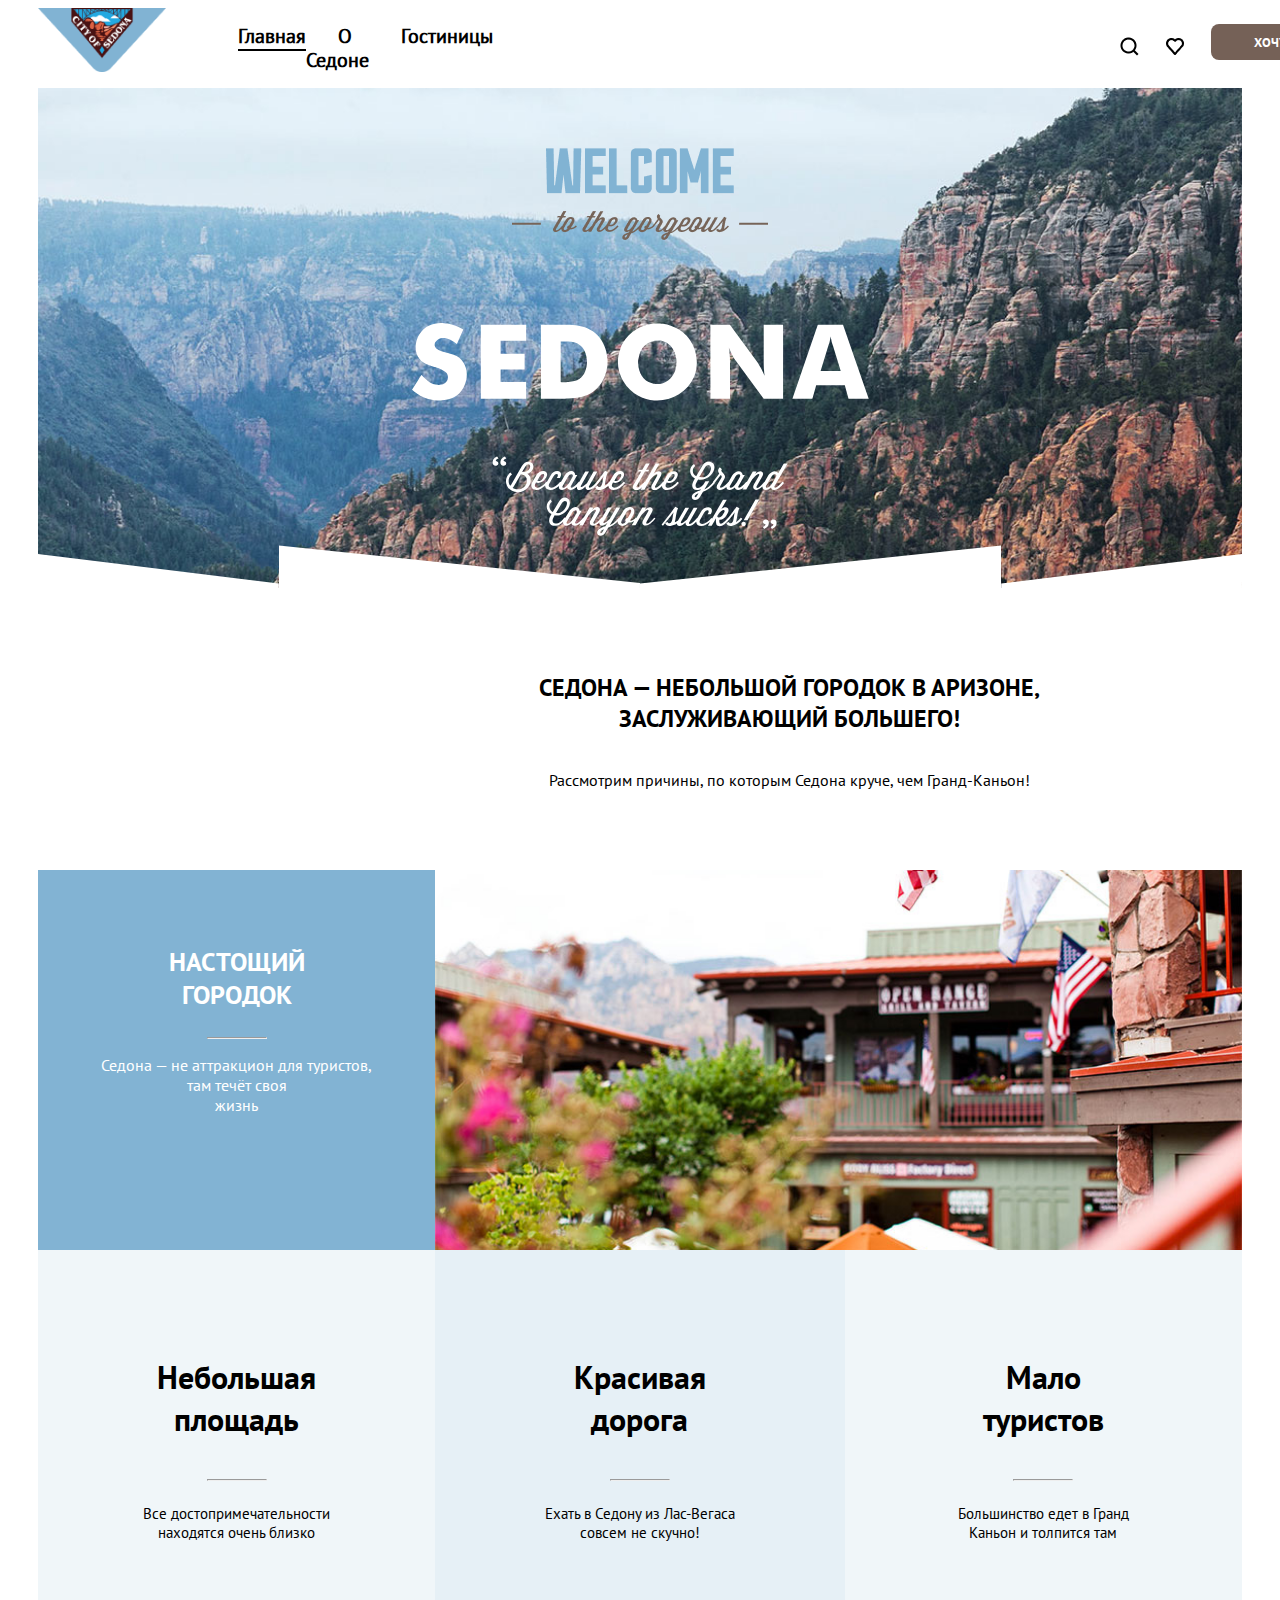
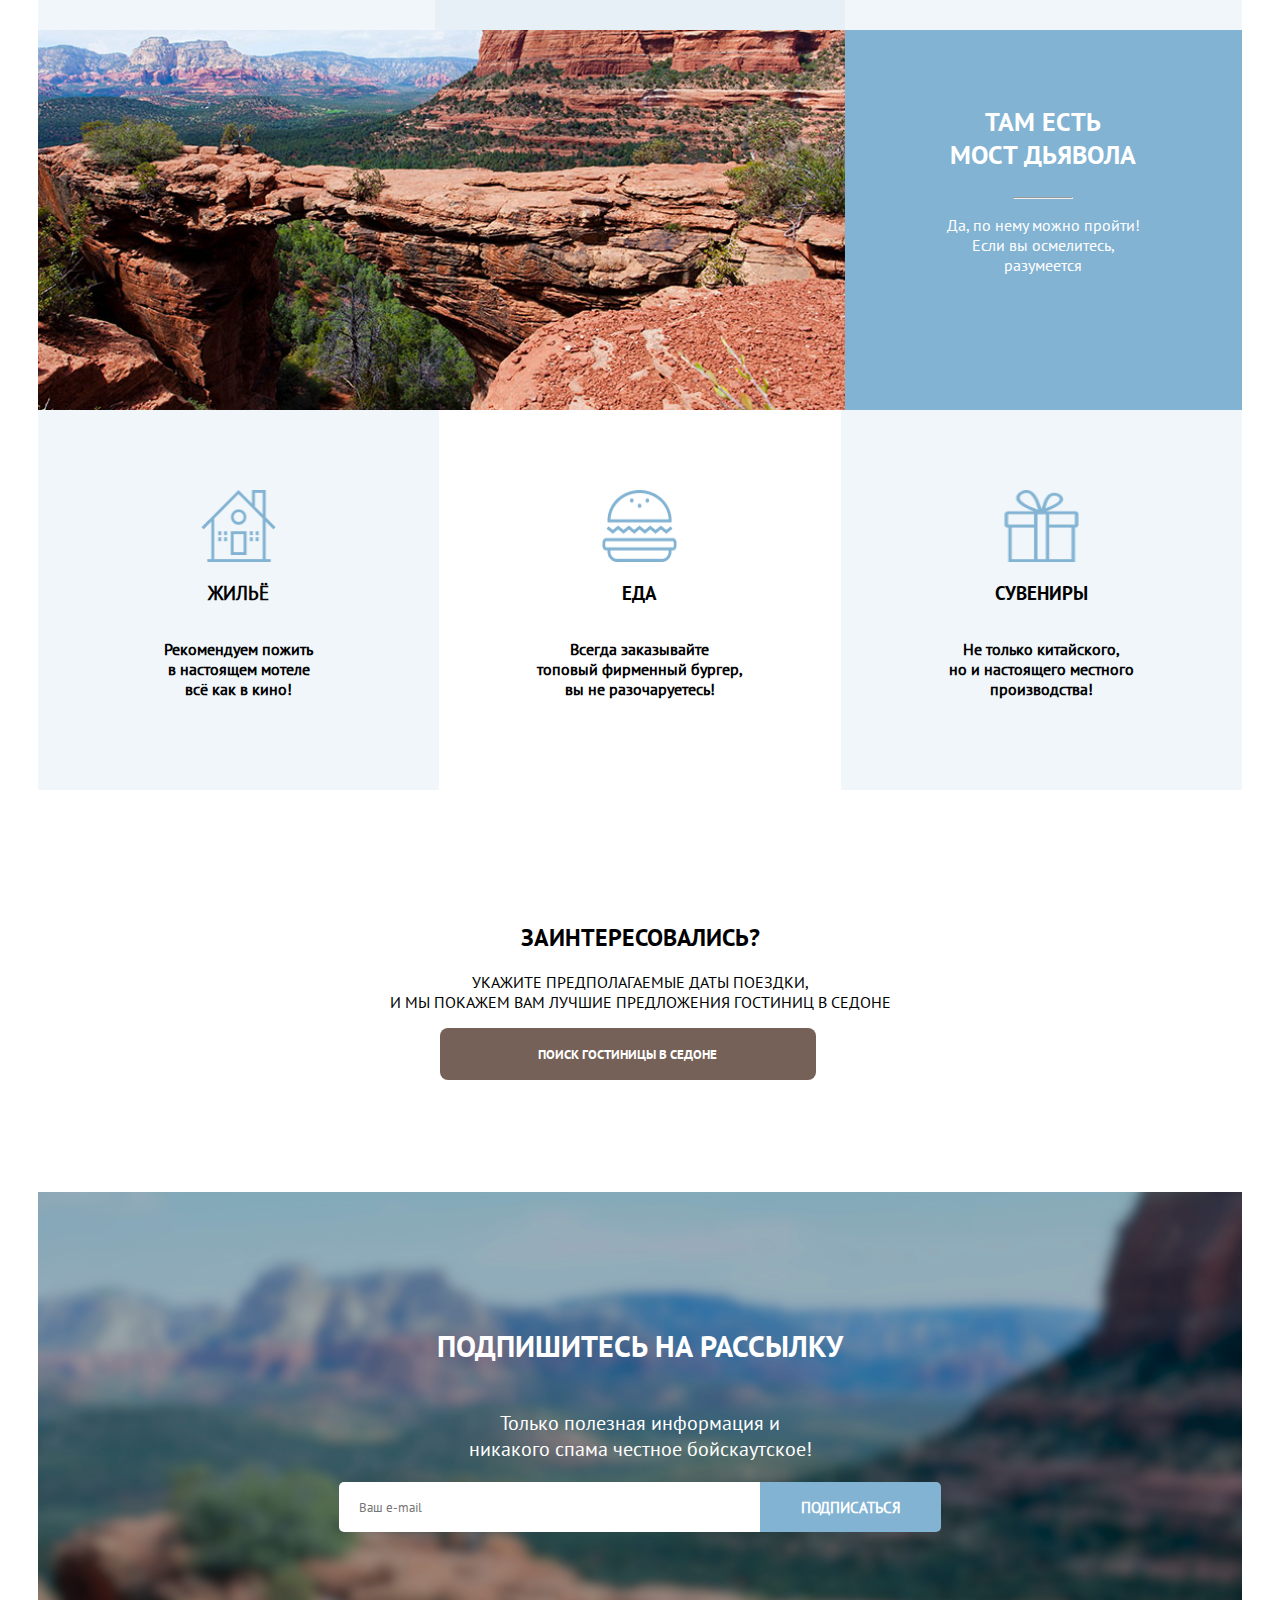
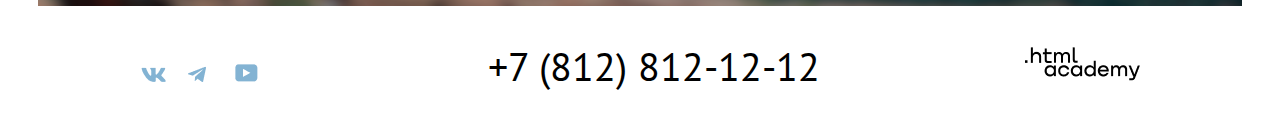
<file: index.html>
<!DOCTYPE html>
<html lang="ru">
  <head>
    <meta charset="utf-8">
    <title>HTML Academy: Седона</title>
    <link rel="stylesheet" href="styles/styles.css">
  </head>
  <body>
    <header>
      <img src="/images/logo.png" class="logo" alt="логотип СITY OF SEDONA">

      <nav>
        <ul class="nav_list">
          <li class="nav_item">
            <a href="index.html" class="index_sedona_header border_bot">Главная</a>
          </li>
          <li class="nav_item">
            <a href="#">О Седоне</a>
          </li>
          <li class="nav_item">
            <a href="catalogs.html">Гостиницы</a>
          </li>
        </ul>
      </nav>


        <ul class="navigation_user">

          <li class="navigation_item">
            <a class="navigation_link" href="#"><img src="/images/magnifier.png" alt="лупа">
            </a>
          </li>

          <li class="navigation_item">
            <a class="navigation_link" href="#"><img src="/images/heart.png" alt="избранное">
            </a>
          </li>

          <button class="nav_btn">Хочу сюда!</button>

        </ul>
    </header>

    <div class="sedona_welcome">
      <img src="/images/welcome.png" alt="welcome" class="welcome">
      <img src="/images/ttg.png"   alt="to the georges" class="georges">
      <img src="/images/sedona.svg"  alt="sedona logo">
      <div class="sedona_welcome_bottom-figure">
        <div class="left_one"></div>
        <div class="left_two"></div>
        <div class="right_one"></div>
        <div class="right_two"></div>
      </div>
    </div>

    <div class="description">
      <div class="sedona_descr">
        <h2 class="text_bold">Седона — небольшой городок в Аризоне,<br> заслуживающий большего!</h2>
      </div>
        <p class="text_normal">Рассмотрим причины, по которым Седона круче, чем Гранд-Каньон!</p>
    </div>

    <section class="sedona_advantage">
      <div class="advantages">
        <div class="advantages_one">
          <h3 class="text_bold">Настощий<br>городок</h3>
          <hr class="hr_white">
          <p class="text_normal">Седона — не аттракцион для туристов,<br>там течёт своя<br> жизнь</p>
        </div>
        <div class="advantages_two">
          <img src="/images/photo-1.jpg" alt="the town photo">
        </div>
      </div>

      <div class="adventages_cards">
        <div class="advantages_card_one custom_card">
              <h3 class="text_bold">Небольшая<br> площадь</h3>
              <hr class="hr_grey">
              <p class="text_normal">Все достопримечательности <br>находятся очень близко</p>
        </div>
        <div class="advantages_card_two custom_card">
              <h3 class="text_bold">Красивая<br> дорога</h3>
              <hr class="hr_grey">
              <p class="text_normal">Ехать в Седону из Лас-Вегаса<br> совсем не скучно!</p>
        </div>
        <div class="advantages_card_three custom_card">
              <h3 class="text_bold">Мало<br> туристов</h3>
              <hr class="hr_grey">
              <p class="text_normal">Большинство едет в Гранд<br> Каньон и толпится там</p>
        </div>
      </div>

      <div class="devil_brich">
        <div class="devil_brich_one">
          <img src="/images/photo-2.jpg" width="800" height="384" alt="brich photo">
        </div>
        <div class="devil_brich_two">
            <h3 class="text_bold">Там есть<br>Мост дьявола</h3>
            <hr class="hr_white">
          <p class="text_normal">Да, по нему можно пройти!<br> Если вы осмелитесь,<br> разумеется</p>
        </div>
      </div>

      <div class="pluses_cards">
        <div class="pluses_card_one">
          <img src="/images/home.png" alt="house img">
          <h3>Жильё</h3>
          <p class="text_normal">Рекомендуем пожить<br>в настоящем мотеле<br> всё как в кино!</p>
        </div>
        <div class="pluses_card_two">
          <img src="/images/food.png" alt="food img">
          <h3 class="text_bold">Еда</h3>
          <P class="text_normal">Всегда заказывайте<br>топовый фирменный бургер,<br>вы не разочаруетесь!</P>
        </div>
        <div class="pluses_card_three">
          <img src="/images/box.png" alt="the surprise box img">
          <h3 class="text_bold">Сувениры</h3>
          <p class="text_normal">Не только китайского,<br>но и настоящего местного<br> производства!</p>
        </div>
      </div>
    </section>

    <section class="search_hostel_sec">
      <div class="search_hostel_sedona">
      <h2 class="text_bold">Заинтересовались?</h2>
      <p class="text_normal">Укажите предполагаемые даты поездки,<br>и мы покажем вам лучшие предложения гостиниц в Седоне</p>
      <button class="search_hotels_btn">ПОИСК ГОСТИНИЦЫ В седоне</button>
    </div>
    </section>

    <section class="subscription">
      <h2 class="text_bold">Подпишитесь на рассылку</h2>
      <p class="text_normal">Только полезная информация и никакого спама честное бойскаутское!</p>
      <div class="subscription_email">
        <input type="email"  placeholder="Ваш e-mail">
        <button>Подписаться</button>
      </div>
    </section>

    <footer class="sedona_welcome_footer">
      <div class="social_networks">
      <a href="https://vk.com/htmlacademy"><img src="/images/wk.png" alt="wk"></a>
      <a href="https://t.me/htmlacademy"><img src="/images/telegam.png" alt="tg"></a>
      <a href="https://www.youtube.com/user/htmlacademyru"><img src="/images/YT.png" alt="YT"></a>
    </div>

      <a href="tel:88128121212" class="phone_number">+7 (812) 812-12-12</a>
    <div class="footer_logo">
      <a href="https://htmlacademy.ru/">
      <img src="/images/html academy logo.png" class="academy_logo" alt="logo HTML Academy">
      </a>
    </div>
    </footer>
  </body>
</html>
</file>
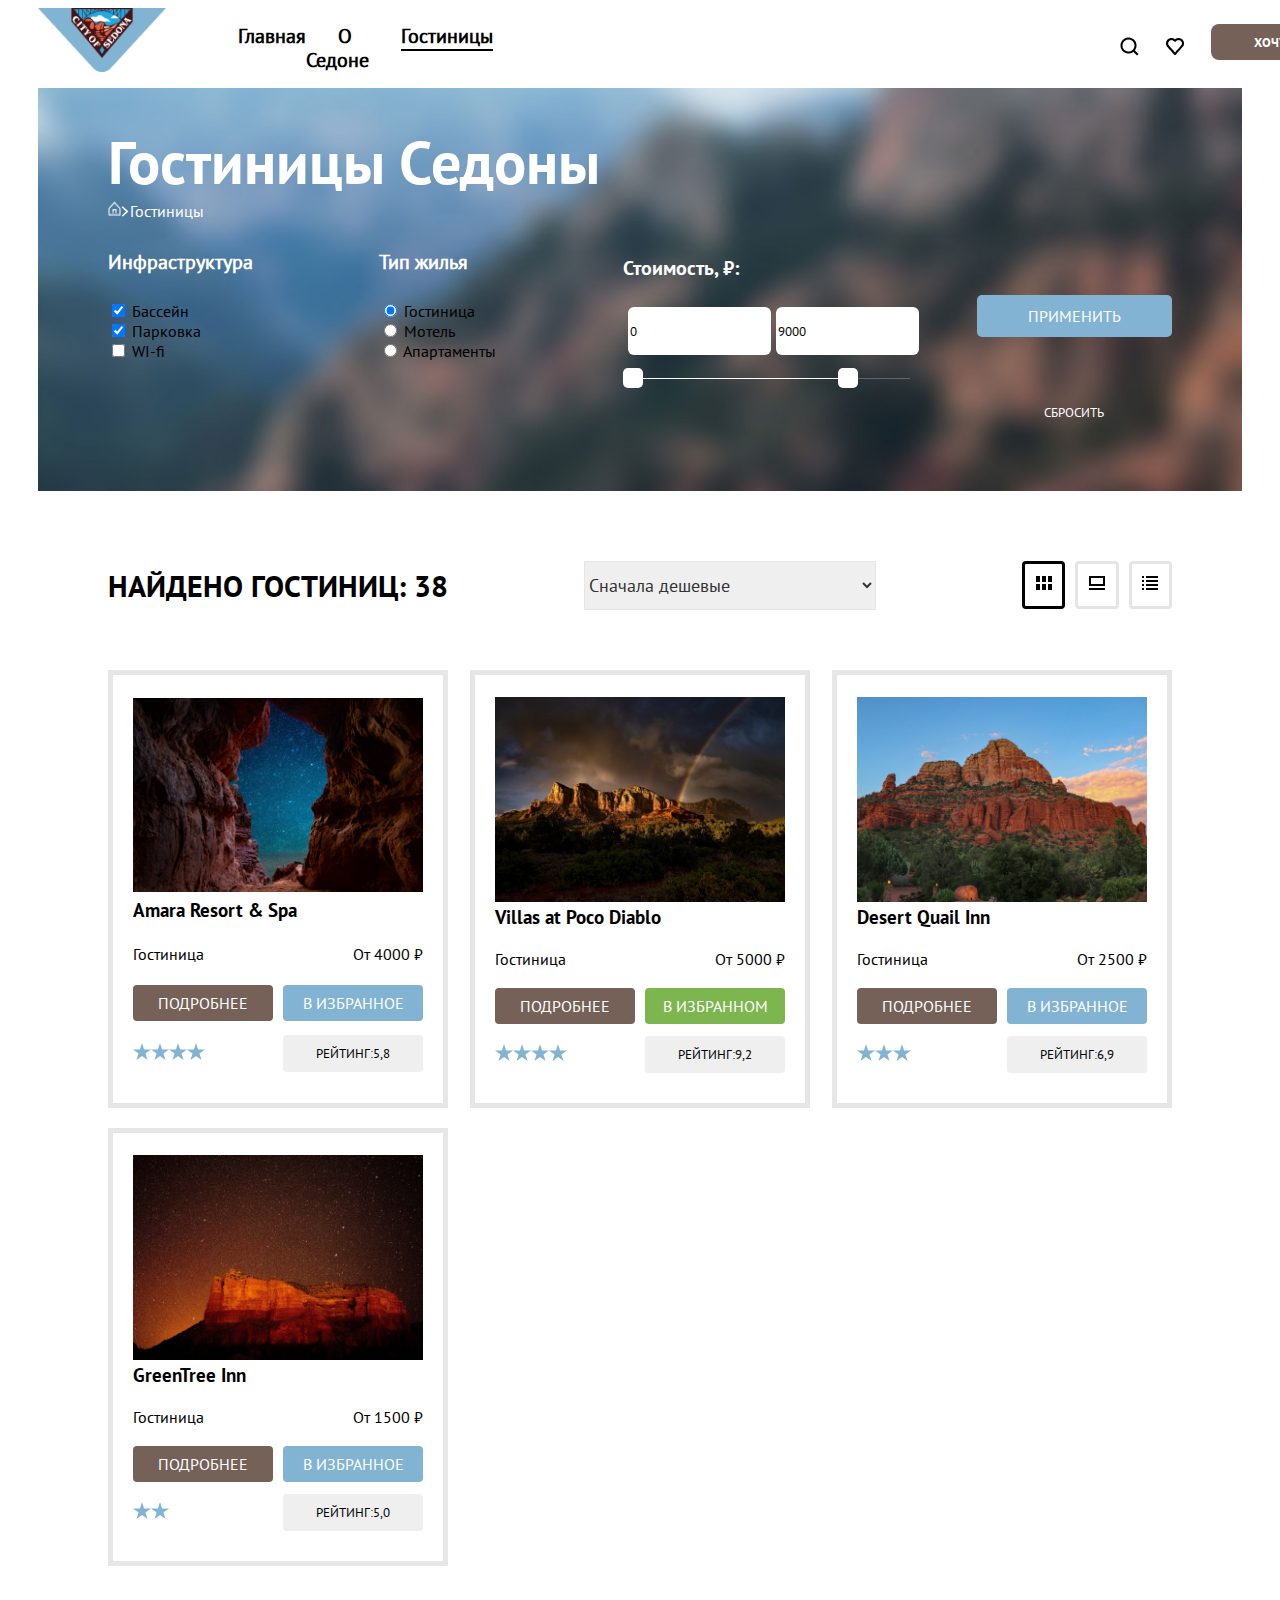
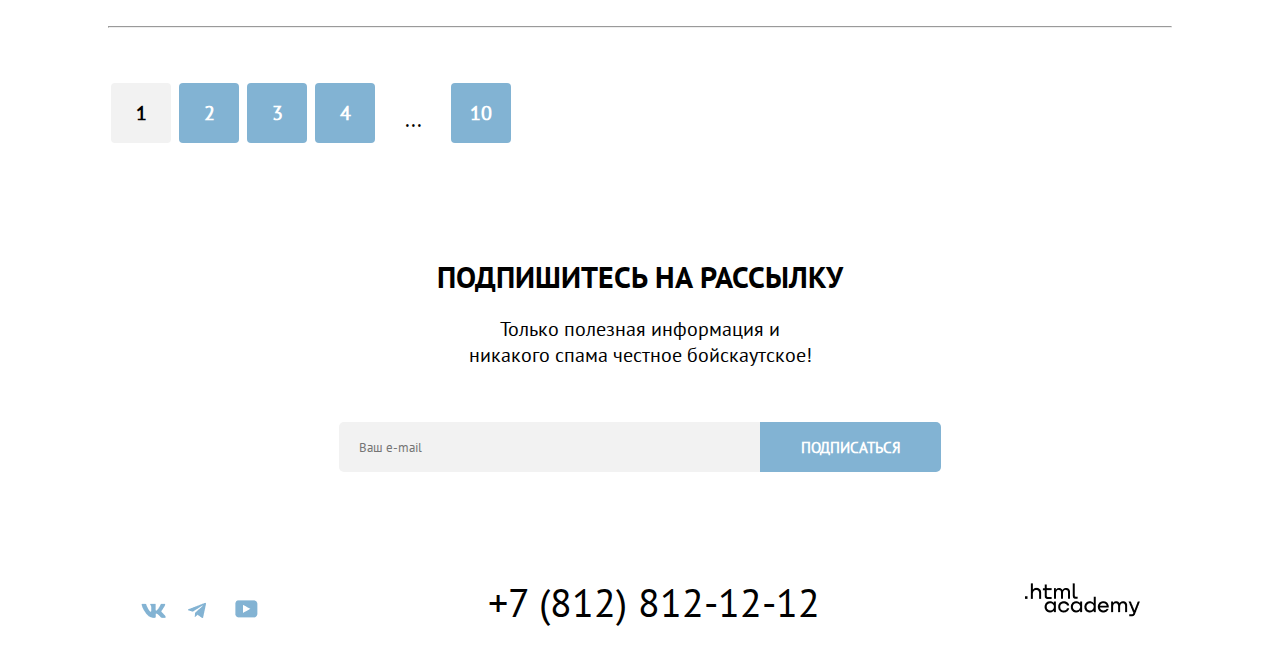
<file: catalogs.html>
<!DOCTYPE html>
<html lang="ru">
  <head>
    <meta charset="utf-8">
    <title>HTML Academy: Седона</title>
    <link rel="stylesheet" href="styles/styles.css">
  </head>
  <body>
    <header>
      <img src="/images/logo.png" class="logo" alt="логотип СITY OF SEDONA">

      <nav>
        <ul class="nav_list">
          <li class="nav_item">
            <a href="index.html">Главная</a>
          </li>
          <li class="nav_item">
            <a href="#">О Седоне</a>
          </li>
          <li class="nav_item ">
            <a href="catalogs.html" class="border_bot">Гостиницы</a>
          </li>
        </ul>
      </nav>


        <ul class="navigation_user">

          <li class="navigation_item">
            <a class="navigation_link" href="#"><img src="/images/magnifier.png" alt="лупа">
            </a>
          </li>

          <li class="navigation_item">
            <a class="navigation_link" href="#"><img src="/images/heart.png" alt="избранное">
            </a>
          </li>

          <button class="nav_btn">Хочу сюда!</button>

        </ul>
    </header>

    <main>
      <section class="sub_header">
          <h1 class="text_bold">Гостиницы Седоны</h1>
          <div class="catalog_inputs_elements">
            <img src="/images/homewector.png" alt="home img" class="home">
            <img src="/images/breadcrumbs.png" alt=">" class=">"><p class="text_normal">Гостиницы</p>
         </div>
        <form class="catalog_inputs">
          <div class="block_one">
            <h4 class="text-bold infrastructure">Инфраструктура</h4>
              <ul>
                <li>
                  <input type="checkbox" value="pool" checked>
                  <label for="pool"> Бассейн</label>
                </li>
                <li>
                  <input type="checkbox" value="parking" checked>
                  <label for="parking"> Парковка</label>
                </li>
                <li>
                  <input type="checkbox" value="WI-fi">
                  <label for="WI-fi"> WI-fi</label>
                </li>
              </ul>
          </div>
          <div class="block_two">
             <h4 class="text-bold housing_type">Тип жилья</h4>
               <ul>
                  <li>
                    <input type="radio" value="hotel" checked>
                    <label for="hotel">Гостиница</label>
                  </li>
                  <li>
                    <input type="radio"value="motel">
                    <label for="motel">Мотель</label>
                  </li>
                  <li>
                    <input type="radio" value="apartaments">
                    <label for="apartaments">Апартаменты</label>
                  </li>
            </ul>
          </div>
          <div class="block_three">
              <h4 class="text_bold prise">Стоимость, ₽:</h4>
              <div class="inputs_block_three">
                <input type="number" min="0" value="0" placeholder="ОТ">
                <input type="number" max="9000" value="9000" placeholder="ДО">
              </div>
              <div class="slider_one"></div>
              <div class="slider_two"></div>
              <div class="slider_circle_left"></div>
              <div class="slider_circle_right"></div>
          </div>
          <div class="block_four">
             <button class="sedonahostels_apply">Применить</button>
             <button class="sedonahostels_delete">Сбросить</button>
          </div>
        </form>
      </section>

      <section class="hostels">
        <div class="hostel_search">
          <h2 class="text_bold">найдено гостиниц: 38</h2>
          <select>
            <option class="text_normal"> Сначала дешевые</option>
          </select>
            <div class="hostels_buttons">
          <button class="black_border"><img src="/images/switch_one.png" width: 16px; height: 14px;alt="table view mode"></button>
          <button><img src="/images/switch_two.png" widht="40" height="40" alt="in the row mode"></button>
          <button><img src="/images/switch_three.png" widht="40" height="40" alt="list view mode"></button>
        </div>
        </div>

        <div class="hostels_cards">
        <article class="hostels_card">
          <img src="/images/hotel-1.png" alt="Samara Resort & SPA">
          <h3 class="text_bold">Amara Resort & Spa</h3>
          <div class="txt_inside_cards">
            <p class="text_normal">Гостиница</p>
            <p class="text_normal">От 4000 ₽</p>
          </div>
          <div class="hostel_card_btns">
            <button class="brown_btn">Подробнее</button>
            <button class="blue_btn">в Избранное</button>
          </div>
          <div class="rating">
            <ul alt="4 star">
              <li><img src="/images/star.png" class="stars"></li>
              <li><img src="/images/star.png" class="stars"></li>
              <li><img src="/images/star.png" class="stars"></li>
              <li><img src="/images/star.png" class="stars"></li>
            </ul>
            <button class="rating_btn">Рейтинг:5,8</button>
          </div>
        </article>

        <article class="hostels_card">
          <img src="/images/hotel-2.jpg" alt="Villas at Poco Diablo">
          <h3 class="text_bold">Villas at Poco Diablo</h3>
          <div class="txt_inside_cards">
            <p class="text_normal">Гостиница</p>
            <p class="text_normal">От 5000 ₽</p>
          </div>
          <div class="hostel_card_btns">
            <button class="brown_btn">Подробнее</button>
            <button  class="green_btn">в Избранном</button>
          </div>
          <div class="rating">
            <ul alt="4 star">
              <li><img src="/images/star.png" class="stars"></li>
              <li><img src="/images/star.png" class="stars"></li>
              <li><img src="/images/star.png" class="stars"></li>
              <li><img src="/images/star.png" class="stars"></li>
            </ul>
            <button class="rating_btn">Рейтинг:9,2</button>
           </div>
        </article>
        <article class="hostels_card">
          <img src="/images/hotel-3.jpg" alt="Desert Quail Inn">
          <h3 class="text_bold">Desert Quail Inn</h3>
          <div class="txt_inside_cards">
            <p class="text_normal">Гостиница</p>
            <p class="text_normal">От 2500 ₽</p>
          </div>
          <div class="hostel_card_btns">
            <button class="brown_btn">Подробнее</button>
            <button class="blue_btn">в Избранное</button>
          </div>
          <div class="rating">
            <ul alt="3 star">
              <li><img src="/images/star.png" class="stars"></li>
              <li><img src="/images/star.png" class="stars"></li>
              <li><img src="/images/star.png" class="stars"></li>
            </ul>
            <button class="rating_btn">Рейтинг:6,9</button>
          </div>
        </article>
        <article class="hostels_card">
          <img src="/images/hotel-4.jpg" alt="GreenTree Inn">
          <h3 class="text_bold">GreenTree Inn</h3>
          <div class="txt_inside_cards">
            <p class="text_normal">Гостиница</p>
            <p class="text_normal">От 1500 ₽</p>
          </div>
          <div class="hostel_card_btns">
            <button class="brown_btn">Подробнее</button>
            <button class="blue_btn">в Избранное</button>
          </div>
          <div class="rating">
            <ul alt="2 star">
              <li><img src="/images/star.png" class="stars"></li>
              <li><img src="/images/star.png" class="stars"></li>
            </ul>
            <button class="rating_btn">Рейтинг:5,0</button>
          </div>
        </article>
      </div>
    </section>
    <hr class="catalogs_final_hr">
      <div class="pages_btn">
        <button class="btn_one_white">1</button>
        <button>2</button>
        <button>3</button>
        <button>4</button>
        <p>...</p>
        <button>10</button>
      </div>
    </main>


    <section class="catalogs_subscription">
      <h2 class="text_bold">Подпишитесь на рассылку</h2>
      <p class="text_normal">Только полезная информация и никакого спама честное бойскаутское!</p>
      <div class="catalogs_subscription_email">
        <input type="email"  placeholder="Ваш e-mail">
        <button>Подписаться</button>
      </div>
    </section>

    <footer class="sedona_welcome_footer">
      <div class="social_networks">
      <a href="https://vk.com/htmlacademy"><img src="/images/wk.png" alt="wk"></a>
      <a href="https://t.me/htmlacademy"><img src="/images/telegam.png" alt="tg"></a>
      <a href="https://www.youtube.com/user/htmlacademyru"><img src="/images/YT.png" alt="YT"></a>
    </div>

      <a href="tel:88128121212" class="phone_number">+7 (812) 812-12-12</a>
    <div class="footer_logo">
      <a href="https://htmlacademy.ru/">
      <img src="/images/html academy logo.png" class="academy_logo" alt="logo HTML Academy">
      </a>
    </div>
    </footer>
  </body>
</html>
</file>
<file: styles/styles.css>
@font-face {
    font-family: "PT Sans";
    src: url("/fonts/ptsans-400.woff2") format("woff2");
    font-weight: 400;
    font-style: normal;
}
@font-face {
    font-family: "PT Sans Bold";
    src: url("/fonts/ptsans-700.woff2") format("woff2");
    font-weight: 700;
    font-style: normal;
}
*{
    font-family: "PT Sans";
    box-sizing: border-box;
}

body{
    padding: 0 30px;
}
ul {
    list-style: none;
}
.border_bot{
    border-color: #756257;
    border-bottom: solid 2px;
}
.hr_grey{
    width: 60px;
    height: 2px;
    background: rgba(0, 0, 0, 0.3);
}

.hr_white{
    width: 60px;
    height: 2px;
    background: rgba(255, 255, 255, 0.3);
}
.text_normal{
    font-family: "PT Sans";
}
.text_bold{
    font-family: "PT Sans Bold";
}
.custom_card{
    display: flex;
    flex-direction: column;
    justify-content: center;
    font-size: 15px;
}


header{
    display: flex;
    width: 100%;
}
nav{
    display: flex;
    align-items: center;
}
nav .nav_list{
    display: flex;
    list-style: none;
}
nav .nav_list .nav_item a{
    color: black;
    text-decoration: none;
    font-weight: 700;
    font-size: 20px;
    line-height: 24px;
    margin-left: 32px;
}
.logo{
    height: 64px;
    width: 138px;
}
.navigation_user{
    margin-left: 560px;
    display: flex;
    list-style: none;
}
.navigation_user .navigation_item{
    display: flex;
    align-items: center;
    margin-left: 27px;
}
.nav_btn{
    margin-left: 27px;
    background-color: #756157;
    width: 160px;
    height: 36px;
    cursor: pointer;
    color: white;
    text-transform: uppercase;
    font-family: "PT Sans Bold";
    border-radius: 8px;
    border: none;
}

.sedona_welcome{
    background: url(/images/sedona\ bgr.jpg) center center/cover no-repeat;
    width: 100%;
    height: 500px;
    display: flex;
    flex-direction: column;
    justify-content: space-between;
    align-items: center;
    padding-top: 5%;
}
.sedona_welcome .welcome{
    margin-bottom: 15px;
}
.sedona_welcome .georges{
    margin-bottom: 80px;
}

.advantages{
    width: 100%;
    display: flex;
    height: 380px;
}
.advantages_one{
    background-color: #82B3D3;
    width: 33%;
    text-align: center;
    align-items: center;
}
.advantages_one h3{
    font-size: 26px;
    margin-top: 75px;
    text-transform: uppercase;
    color: white;
}
.advantages_one p{
    color: white;
    text-align: center;
}
.advantages_two{
    width: 67%;
    height: 380px;
}
.advantages_two img{
    object-fit: cover;
    width: 100%;
    height: 100%;
}
.adventages_cards{
    width: 100%;
    height: 380px;
    display: flex;
    flex-direction: row;
}
.advantages_card_one{
    background-color: #F0F6F9;
    width: 33%;
    height: 100%;
}
.advantages_card_one p{
    color: black;
    text-align: center;
}
.advantages_card_one h3{
    text-align: center;
    font-size: 32px;
}
.advantages_card_two{
    background-color: #E6F0F6;
    width: 34%;
    height: 100%;
}
.advantages_card_two h3{
    text-align: center;
    font-size: 32px;
}
.advantages_card_two p{
    color: black;
    text-align: center;
}
.advantages_card_three{
    background-color: #F0F6F9;
    width: 33%;
    height: 100%;
}
.advantages_card_three h3{
    text-align: center;
    font-size: 32px;
}
.advantages_card_three p{
    color: black;
    text-align: center;
}
.description{
    display: flex;
    flex-direction: column;
    justify-content: center;
    align-items: center;
    width: 1503px;
    height: 282px;
}
.description .sedona_descr{
    text-transform: uppercase;
    font-weight: bold;
    text-align: center;
}
.sedona_advantage{
    width: 100%;
}

.devil_brich{
    width: 100%;
    display: flex;
    height: 380px;
}
.devil_brich_one{
    width: 67%;
    height: 380px;
}
.devil_brich_one img{
    object-fit: cover;
    width: 100%;
    height: 100%;
}
.devil_brich_two{
    background-color: #82B3D3;
    width: 33%;
    align-items: center;
}
.devil_brich_two h3{
    color: white;
    text-align: center;
    font-size: 26px;
    margin-top: 75px;
    text-transform: uppercase;
}
.devil_brich_two p{
    color: white;
    text-align: center;
}
.pluses_cards{
    width: 100%;
    display: flex;
    height: 380px;
    text-align: center;
}
.pluses_card_one{
    background-color: #F0F6F9;
    display: flex;
    flex-direction: column;
    width: 506px;
    text-transform: uppercase;
    font-weight: bold;
    align-items: center;
}
.pluses_card_two{
    background-color: #FFFFFF;
    display: flex;
    flex-direction: column;
    width: 506px;
    text-transform: uppercase;
    font-weight: bold;
}
.pluses_card_three{
    background-color: #F0F6F9;
    display: flex;
    flex-direction: column;
    width: 506px;
    text-transform: uppercase;
    font-weight: bold;
}
.pluses_card_one img{
    width: 75px;
    height: 72px;
    margin: 0 auto;
    margin-top: 80px;
}
.pluses_card_two img{
    width: 75px;
    height: 72px;
    margin: 0 auto;
    margin-top: 80px;
}
.pluses_card_three img{
    width: 75px;
    height: 72px;
    margin: 0 auto;
    margin-top: 80px;
}
.pluses_cards p{
    text-transform: none;
}
.search_hostel_sec{
    display: flex;
    flex-direction: column;
    justify-content: center;
    align-items: center;
    width: 100%;
    height: 402px;
}
.search_hostel_sec h2{
    text-transform: uppercase;
    font-weight: bold;
    text-align: center;
}
.search_hostel_sec p{
    text-transform: uppercase;
    text-align: center;
}
.search_hostel_sec button{
    text-transform: uppercase;
    background-color: #756157;
    cursor: pointer;
    color: white;
    width: 376px;
    height: 52px;
    font-family: "PT Sans Bold";
    border-radius: 8px;
    border: none;
    margin-left: 50px;
}

.subscription{
    background: url(/images/Subscribe.png) center center/cover no-repeat;
    height: 414px;
    width: 100%;
    display: flex;
    justify-content: center;
    align-items: center;
    flex-direction: column;
}
.subscription h2{
    text-align: center;
    text-transform: uppercase;
    color: white;
    font-size: 30px;
    margin-top: 5%;
}
.subscription p{
    text-align: center;
    width: 30%;
    color: white;
    font-size: 20px;
}
.subscription_email{
    width: 100%;
    height: 50px;
    display: flex;
    justify-content: center;
    align-items: center;
    overflow: hidden;
}
.subscription_email input{
    width: 35%;
    height: 100%;
    border: 0;
    border-radius: 5px 0 0 5px;
    padding: 14px 20px 14px 20px;
}
.subscription_email button{
    width: 15%;
    height: 100%;
    background-color: #82B3D3;
    border: none;
    color: white;
    text-transform: uppercase;
    font-size: 15px;
    border-radius: 0 5px 5px 0;
    font-weight: 700;
}
.sedona_welcome_footer{
    width: 100%;
    height: 120px;
    display: flex;
    justify-content: space-around;
    align-items: center;
}
.social_networks{
    display: flex;
    justify-content: end;
    align-items: end;
    width: 142px;
    height: 40px;
}
.social_networks a {
    width: 90px;
}
.phone_number{
    color: black;
    text-decoration: none;
    font-size: 40px;
}

.sedona_welcome_bottom-figure{
    height: 50px;
    width: 100%;
    display: flex;
}
.sedona_welcome_bottom-figure .left_one{
    width: 20%;
    height: 100%;
    clip-path: polygon(0 32%, 100% 91%, 100% 100%, 0% 100%);
    background-color: white;
}
.sedona_welcome_bottom-figure .left_two{
    width: 30%;
    height: 100%;
    clip-path: polygon(0 15%, 100% 90%, 100% 100%, 0% 100%);
    background-color: white;
}
.sedona_welcome_bottom-figure .right_one{
    width: 30%;
    height: 100%;
    clip-path: polygon(0 91%, 100% 15%, 100% 100%, 0% 100%);
    background-color: white;
}
.sedona_welcome_bottom-figure .right_two{
    width:20%;
    height: 100%;
    clip-path: polygon(0 91%, 100% 32%, 100% 100%, 0% 100%);
    background-color: white;
}



.sub_header{
    background: url("/images/filter.png") center center/cover no-repeat;
    width: 100%;
    height: 403px;
    padding: 35px 70px 70px 70px;
}
.catalog_inputs{
    width: 100%;
    display: flex;
    align-items: center;
    justify-content: space-between;
}
.sub_header h1{
    color: white;
    font-size: 60px;
    margin: 0;
}
.catalog_inputs_elements{
    width: 9%;
    display: flex;
    justify-content: space-around;
    align-items: start;
}
.catalog_inputs_elements >{
    width: 10px;
    height: 15px;
}
.catalog_inputs_elements .home{
    width: 13px;
    height: 15px;
}
.catalog_inputs_elements p{
    color: white;
    font-size: 100%;
    display: contents;
}

.before_inputs{
    width: 40%;
    display: flex;
    height: 25px;
}
.infrastructure{
    color: white;
    font-size: 20px;
}
.prise{
    color: white;
    font-size: 20px;
}
.housing_type{
    color: white;
    font-size: 20px;
}
.block_one ul{
    display: contents;
    Width: 40px;
    Height: 40px;
}
.block_two ul{
    display: contents;
}
.block_three{
    width: 228px;
    position: relative;
}
.inputs_block_three{
    display: flex;
}
.block_three input{
    width: 143px;
    height: 48px;
    border-radius: 6px;
    border-style: none;
    margin-left: 5px;
}
.slider_one{
    position: absolute;
    background-color: #5E676D;
    width: 287px;
    height: 1px;
    top: 150px;
}
.slider_two{
    position: absolute;
    background-color: white;
    width: 226px;
    height: 1px;
    top: 150px;
}
.slider_circle_left{
    background-color: white;
    border-radius: 5px;
    position: absolute;
    top: 140px;
    width: 20px;
    height: 20px;
}
.slider_circle_right{
    background-color: white;
    border-radius: 5px;
    position: absolute;
    top: 140px;
    left: 215px;
    width: 20px;
    height: 20px;
}
.block_four{
    width: 195px;
    height: 104px;
    display: grid;
}
main{
   width: 100%;
}
.sedonahostels_apply{
    height: 55%;
    width: 100%;
    background-color: #82B3D3;
    border:none;
    color: white;
    text-transform: uppercase;
    font-size: 16px;
    border-radius: 5px;
    margin-top: 55px;
}
.sedonahostels_delete{
    border: medium none;
    background-image: none;
    background: transparent;
    float: left;
    background-color: transparent;
    color:white;
    text-transform: uppercase;
    margin-top: 85px;
}
.hostels{
    padding: 50px 70px 0 70px;
}
.hostels_buttons{
    width: 160px;
    height: 48px;
    display: flex;
}
.hostels_buttons button{
    width: 48px;
    height: 48px;
    background-color: white;
    border: solid #E5E5E5;
    margin-left: 10px;
    border-radius: 4px;
}
.hostels_buttons .black_border{
    border-color: black;
}
.hostels_buttons img{
    width: 16px;
    height: 14px;
}
.hostel_search{
    width: 100%;
    display: flex;
    align-items: center;
    justify-content: space-between;
    margin-bottom: 40px;
}
.hostel_search h2{
    font-size: 30px;
    text-transform: uppercase;
}
.hostel_search select{
    width: 292px;
    height: 49px;
    font-size: 18px;
    color: #333333;
    border-color: #E5E5E5;
}
.hostels_cards{
    display: flex;
    align-items: center;
    flex-wrap: wrap;
    justify-content: space-between;
}
.brown_btn{
    background: #756157;
    border-radius: 4px;
    border-style: none;
    width: 140px;
    height: 36px;
    text-transform: uppercase;
    color: white;
    font-size: 16px;
}
.blue_btn{
    background: #82B3D3;
    border-radius: 4px;
    border-style: none;
    width: 140px;
    height: 36px;
    text-transform: uppercase;
    color: white;
    font-size: 16px;
}
.green_btn{
    background: #7DB54F;
    border-radius: 4px;
    border-style: none;
    width: 140px;
    height: 36px;
    text-transform: uppercase;
    color: white;
    font-size: 16px;
}
.txt_inside_cards{
    display: flex;
    flex-direction: row;
    justify-content: space-between;
    align-items: center;
}
.hostels_card{
    padding: 20px;
    width: 340px;
    height: 438px;
    border: 5px solid  #E6E6E6;
    border-color: #E6E6E6;
    display: flex;
    flex-direction:column;
    justify-content: space-around;
    margin-bottom: 20px;
}
.hostels_card h3{
    margin: 0;
}
.hostel_card_btns{
    display: flex;
    justify-content: space-between;
}
.hostels hr{
    margin-top: 40px;
}
.rating{
    display: flex;
    flex-direction: row;
    align-items: center;
    justify-content: space-between;
}
.rating ul{
    padding: 0;
    display: flex;
    flex-direction: row;
    align-items: center;
}
.stars{
    Width:18px;
    Height:17px;
}
.rating_btn{
    width: 140px;
    height: 37px;
    text-transform: uppercase;
    margin-left: 75px;
    border-radius: 4px;
    border-style: none;
}
.pages_btn{
    width: 100%;
    height: 60px;
    padding: 15px 0 0 65px;
    display: flex;
}

.pages_btn button{
    width: 60px;
    height: 60px;
    background-color: #82B3D3;
    border-style: none;
    border-radius: 4px;
    font-size: 20px;
    color: white;
    font-weight: 700;
    margin-left: 8px;
}
.pages_btn .btn_one_white{
    background-color: #F2F2F2;
    font-size: 20px;
    color: #000;
    font-weight: 700;
}
.pages_btn p{
    margin-left: 8px;
    height: 60px;
    width: 60px;
    text-align: center;
    font-size: 22px;
}
.catalogs_final_hr{
    margin: 40px 70px;
}
.catalogs_subscription{
    height: 414px;
    width: 100%;
    display: flex;
    justify-content: center;
    align-items: center;
    flex-direction: column;
}
.catalogs_subscription_email{
    width: 100%;
    height: 50px;
    display: flex;
    justify-content: center;
    align-items: center;
    overflow: hidden;
}
.catalogs_subscription h2{
    text-align: center;
    text-transform: uppercase;
    color: rgb(0, 0, 0);
    font-size: 30px;
    margin-top: 5%;
    margin-bottom: 0;
}
.catalogs_subscription p{
    text-align: center;
    width: 30%;
    color: rgb(0, 0, 0);
    font-size: 20px;
    margin-bottom: 54px;
}
.catalogs_subscription_email input{
    width: 35%;
    height: 100%;
    background-color: #F2F2F2;
    border: 0;
    border-radius: 5px 0 0 5px;
    padding: 14px 20px 14px 20px;

}
.catalogs_subscription_email button{
    width: 15%;
    height: 100%;
    background-color: #82B3D3;
    border: none;
    color: white;
    text-transform: uppercase;
    font-size: 15px;
    border-radius: 0 5px 5px 0;
    font-weight: 700;
}
</file>
